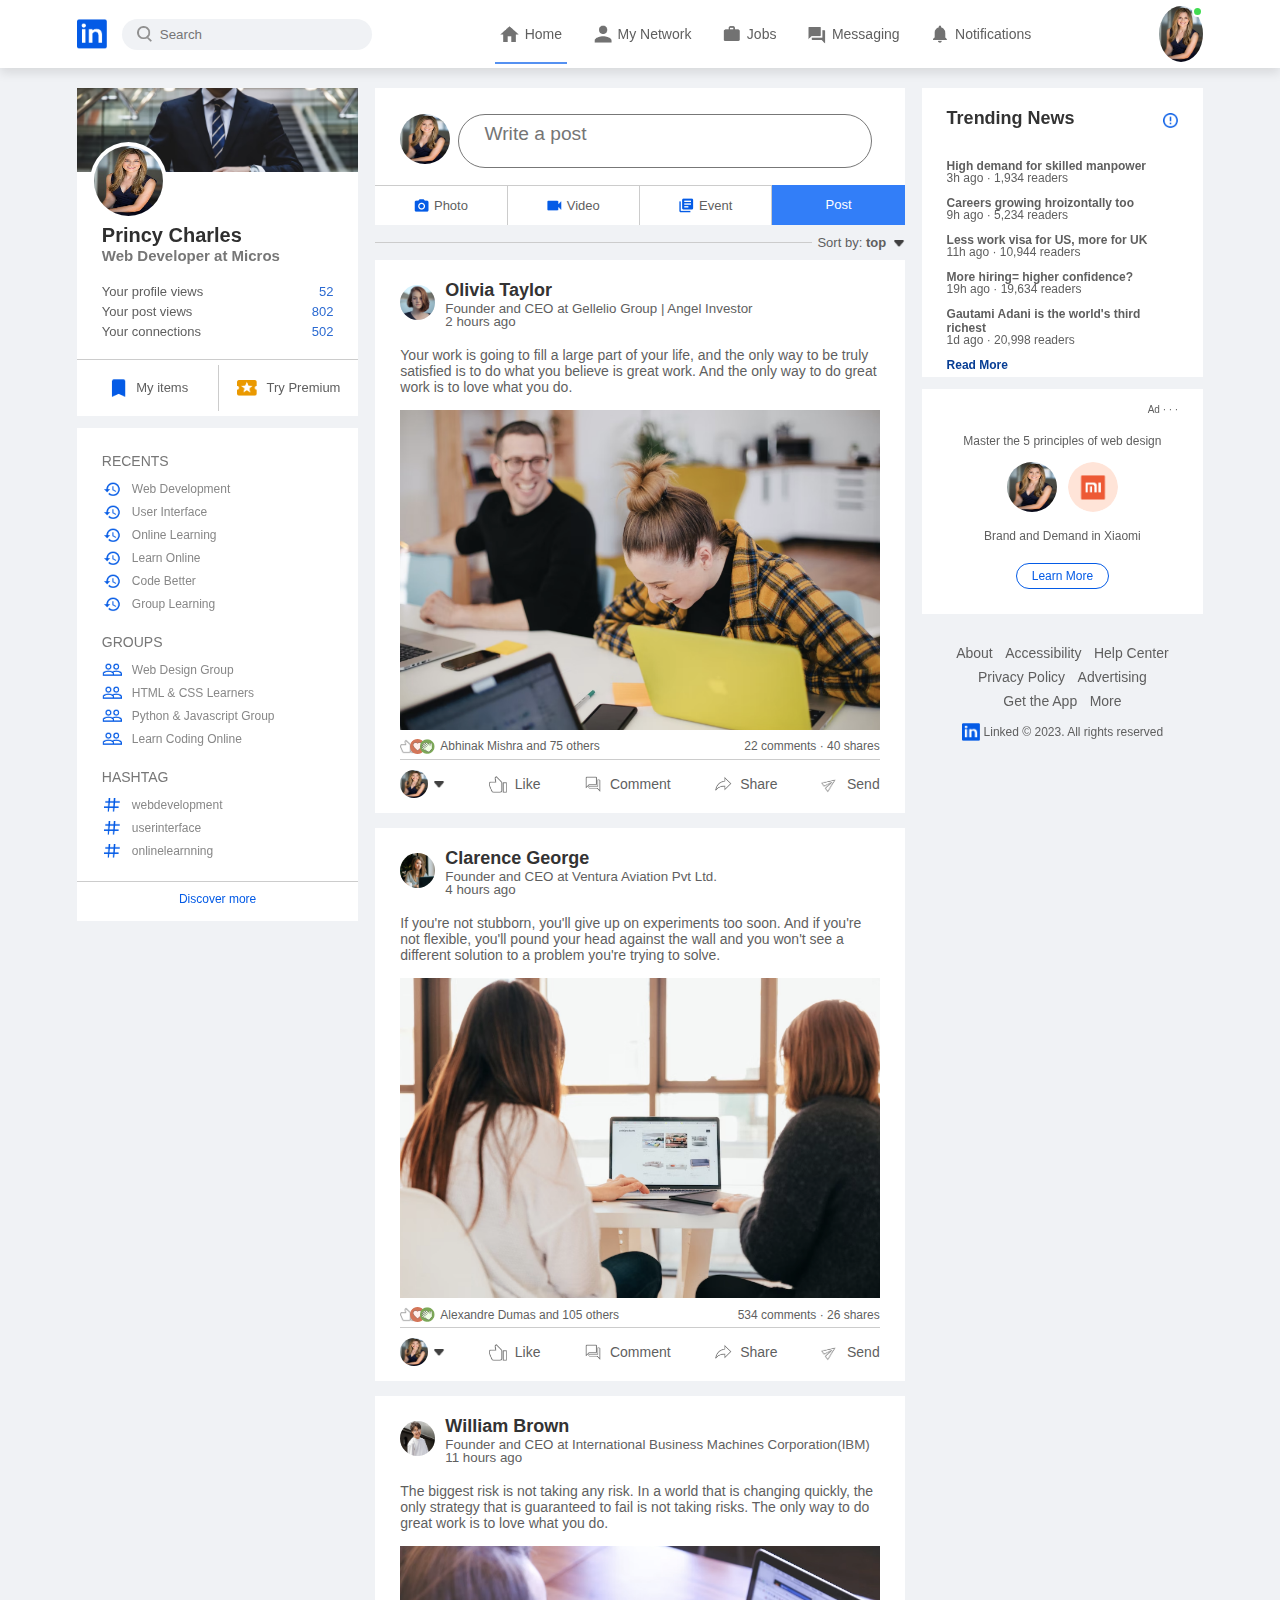
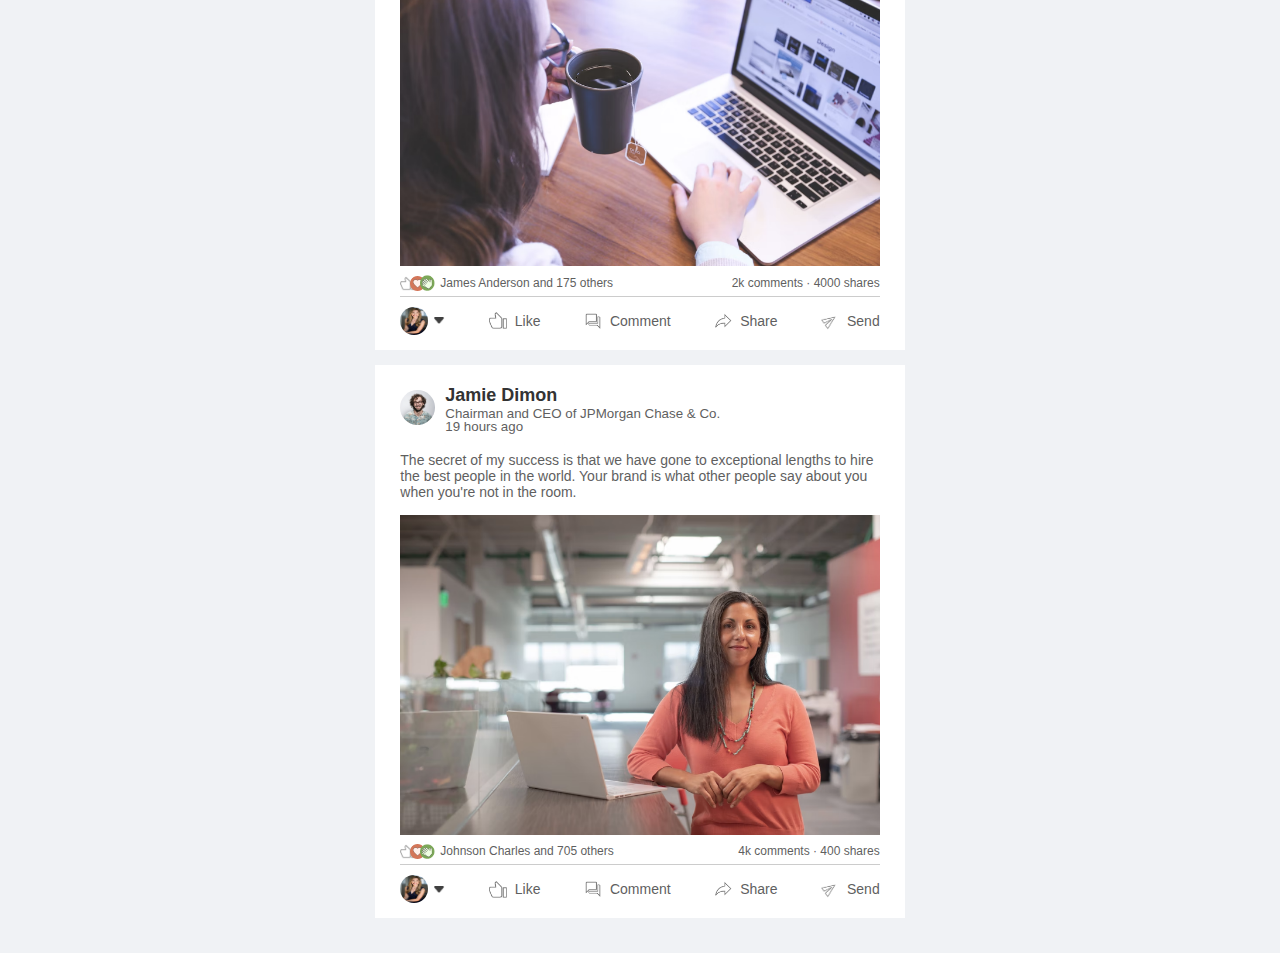
<file: index.html>
<!DOCTYPE html>
<html lang="en">
<head>
  <meta charset="UTF-8">
  <meta name="viewport" content="width=device-width, initial-scale=1.0">
  <title>Linkedin Clone</title>
  <link rel="stylesheet" href="style.css">
  <script defer src="app.js"></script>
</head>
<body>
  <nav class="navbar">
    <div class="navbar-left">
      <a href="index.html" class="logo"><img src="images/logo.png" alt="not found"></a>

      <div class="search-box">
        <img src="images/search.png" alt="not found">
        <input type="text" placeholder="Search">
      </div>

    </div>
    <div class="navbar-center">
      <!-- since we don't have any page or link where we will direct the anchor tag, we are using 'javascript: void(0);' in href part -->
      <ul>
        <li><a href="javascript: void(0);" class="active-link"><img src="images/home.png" alt="not found"><span>Home</span></a></li>
        <li><a href="javascript: void(0);"><img src="images/network.png" alt="not found"> <span>My Network</span></a></li>
        <li><a href="javascript: void(0);"><img src="images/jobs.png" alt="not found"> <span>Jobs</span></a></li>
        <li><a href="javascript: void(0);"> <img src="images/message.png" alt="not found"> <span>Messaging</span></a></li>
        <li><a href="javascript: void(0);"><img src="images/notification.png" alt="not found"><span>Notifications</span></a></li>
      </ul>
    </div>
    <div class="navbar-right">
      <div class="online">
        <img src="images/profilepic.jpg" alt="not found" class="nav-profile-img" onclick="toggleMenu()">   <!-- so whenever we click in this img, js function will be called -->
      </div>

<!-------------------------profile-drop-down-menu---------------------------------->

      <div class="profile-menu-wrap" id="profileMenu">
        <div class="profile-menu">
          <div class="user-info">
            <img src="images/profilepic.jpg" alt="not found">
            <div>
              <h3>Princy Charles</h3>
              <a href="profile.html">See your profile</a>
            </div>
          </div>
          <hr>
          <a href="javascript: void(0);" class="profile-menu-link">
            <img src="images/feedback.png" alt="not found">
            <p>Give Feedback</p>
            <span>></span>
          </a>

          <a href="javascript: void(0);" class="profile-menu-link">
            <img src="images/setting.png" alt="not found">
            <p>Setting & Privacy</p>
            <span>></span>
          </a>

          <a href="javascript: void(0);" class="profile-menu-link">
            <img src="images/help.png" alt="not found">
            <p>Help & Support</p>
            <span>></span>
          </a>

          <a href="javascript: void(0);" class="profile-menu-link">
            <img src="images/display.png" alt="not found">
            <p>Display & Accessibility</p>
            <span>></span>
          </a>

          <a href="javascript: void(0);" class="profile-menu-link">
            <img src="images/logout.png" alt="not found">
            <p>Logout</p>
            <span>></span>
          </a>
        </div>
      </div>



  </nav>

<!--------------------------------navbar-close------------------------------------->

<div class="container">

<!---------------------------------left-sidebar------------------------------------>
  <div class="left-sidebar">
    <div class="sidebar-profile-box">
      <img src="images/cover-pic.png" alt="not found" width="100%">
      <div class="sidebar-profile-info">
        <img src="images/profilepic.jpg" alt="not found">
        <h1>Princy Charles</h1>
        <h3>Web Developer at Micros</h3>
        <ul>
          <li>Your profile views<span>52</span></li>
          <li>Your post views<span>802</span></li>
          <li>Your connections<span>502</span></li>
        </ul>
      </div>
      <div class="sidebar-profile-link">
        <a href="javascript: void(0);"><img src="images/items.png" alt="not found"> My items</a>
        <a href="javascript: void(0);"><img src="images/premium.png" alt="not found"> Try Premium</a>
      </div>
    </div>
    <div class="sidebar-activity" id="sidebarActivity">
      <h3>RECENTS</h3>
      <a href="javascript: void(0);"><img src="images/recent.png" alt="not found"> Web Development</a>
      <a href="javascript: void(0);"><img src="images/recent.png" alt="not found"> User Interface</a>
      <a href="javascript: void(0);"><img src="images/recent.png" alt="not found"> Online Learning</a>
      <a href="javascript: void(0);"><img src="images/recent.png" alt="not found"> Learn Online</a>
      <a href="javascript: void(0);"><img src="images/recent.png" alt="not found"> Code Better</a>
      <a href="javascript: void(0);"><img src="images/recent.png" alt="not found"> Group Learning</a>
      <h3>GROUPS</h3>
      <a href="javascript: void(0);"><img src="images/group.png" alt="not found"> Web Design Group</a>
      <a href="javascript: void(0);"><img src="images/group.png" alt="not found"> HTML & CSS Learners</a>
      <a href="javascript: void(0);"><img src="images/group.png" alt="not found"> Python & Javascript Group</a>
      <a href="javascript: void(0);"><img src="images/group.png" alt="not found"> Learn Coding Online</a>
      <h3>HASHTAG</h3>
      <a href="javascript: void(0);"><img src="images/hashtag.png" alt="not found"> webdevelopment</a>
      <a href="javascript: void(0);"><img src="images/hashtag.png" alt="not found"> userinterface</a>
      <a href="javascript: void(0);"><img src="images/hashtag.png" alt="not found"> onlinelearnning</a>
      <div class="discover-more-link">
        <a href="javascript: void(0);">Discover more</a>
      </div>
    </div>

    <p id="showMoreLink" onclick="toggleActivity()">Show more <b>+</b></p>

  </div>
  




<!------------------------------------main-content--------------------------------->
  <div class="main-content">
    <div class="create-post">
      <div class="create-post-input">
        <img src="images/profilepic.jpg" alt="not found">
        <textarea rows="2" placeholder="Write a post"></textarea>
      </div>
      <div class="create-post-links">
        <li><img src="images/photo.png" alt="not found">Photo</li>
        <li><img src="images/video.png" alt="not found">Video</li>
        <li><img src="images/event.png" alt="not found">Event</li>
        <li>Post</li>
      </div>
    </div>
    <div class="sort-by">
      <hr>
      <p>Sort by: <span>top <img src="images/down-arrow.png" alt="not found"></span></p>
    </div>

<!------------------------------------1st Post------------------------------------->
    <div class="post">
      <div class="post-author">
        <img src="images/user-3.png" alt="not found">
        <div>
          <h1>Olivia Taylor</h1>
          <small>Founder and CEO at Gellelio Group | Angel Investor</small>
          <small>2 hours ago</small>
        </div>
      </div>
      <p>Your work is going to fill a large part of your life, and the only way to be truly satisfied is to do what you believe is great work. And the only way to do great work is to love what you do.</p>
      <img src="images/post-image-1.png" alt="not found" width="100%">

      <div class="post-stats">
        <div class="post-stats-reaction">
          <img src="images/thumbsup.png" alt="not found">
          <img src="images/love.png
          " alt="not found">
          <img src="images/clap.png" alt="not found">
          <span class="liked-user">Abhinak Mishra and 75 others</span>
        </div>
        <div>
          <span>22 comments &middot; 40 shares</span>
        </div>
      </div>

      <div class="post-activity">
        <div>
          <img src="images/profilepic.jpg" alt="not found" class="post-activity-user-icon">
          <img src="images/down-arrow.png" alt="not found" class="post-activity-arrow-icon">
        </div>
        <div class="post-activity-link">
          <img src="images/like.png" alt="not found">
          <span>Like</span>
        </div>
        <div class="post-activity-link">
          <img src="images/comment.png" alt="not found">
          <span>Comment</span>
        </div>
        <div class="post-activity-link">
          <img src="images/share.png" alt="not found">
          <span>Share</span>
        </div>
        <div class="post-activity-link">
          <img src="images/send.png" alt="not found">
          <span>Send</span>
        </div>

      </div>
    </div>

<!---------------------------Further creating more post---------------------------->
    <div class="post">
      <div class="post-author">
        <img src="images/user-4.png" alt="not found">
        <div>
          <h1>Clarence George</h1>
          <small>Founder and CEO at Ventura Aviation Pvt Ltd.</small>
          <small>4 hours ago</small>
        </div>
      </div>
      <p>If you're not stubborn, you'll give up on experiments too soon. And if you're not flexible, you'll pound your head against the wall and you won't see a different solution to a problem you're trying to solve.</p>
      <img src="images/post-image-2.png" alt="not found" width="100%">

      <div class="post-stats">
        <div class="post-stats-reaction">
          <img src="images/thumbsup.png" alt="not found">
          <img src="images/love.png
          " alt="not found">
          <img src="images/clap.png" alt="not found">
          <span class="liked-user">Alexandre Dumas and 105 others</span>
        </div>
        <div>
          <span>534 comments &middot; 26 shares</span>
        </div>
      </div>

      <div class="post-activity">
        <div>
          <img src="images/profilepic.jpg" alt="not found" class="post-activity-user-icon">
          <img src="images/down-arrow.png" alt="not found" class="post-activity-arrow-icon">
        </div>
        <div class="post-activity-link">
          <img src="images/like.png" alt="not found">
          <span>Like</span>
        </div>
        <div class="post-activity-link">
          <img src="images/comment.png" alt="not found">
          <span>Comment</span>
        </div>
        <div class="post-activity-link">
          <img src="images/share.png" alt="not found">
          <span>Share</span>
        </div>
        <div class="post-activity-link">
          <img src="images/send.png" alt="not found">
          <span>Send</span>
        </div>

      </div>
    </div>

    <div class="post">
      <div class="post-author">
        <img src="images/user-5.png" alt="not found">
        <div>
          <h1>William Brown</h1>
          <small>Founder and CEO at International Business Machines Corporation(IBM)</small>
          <small>11 hours ago</small>
        </div>
      </div>
      <p>The biggest risk is not taking any risk. In a world that is changing quickly, the only strategy that is guaranteed to fail is not taking risks. The only way to do great work is to love what you do.</p>
      <img src="images/post-image-4.png" alt="not found" width="100%">

      <div class="post-stats">
        <div class="post-stats-reaction">
          <img src="images/thumbsup.png" alt="not found">
          <img src="images/love.png
          " alt="not found">
          <img src="images/clap.png" alt="not found">
          <span class="liked-user">James Anderson and 175 others</span>
        </div>
        <div>
          <span>2k comments &middot; 4000 shares</span>
        </div>
      </div>

      <div class="post-activity">
        <div>
          <img src="images/profilepic.jpg" alt="not found" class="post-activity-user-icon">
          <img src="images/down-arrow.png" alt="not found" class="post-activity-arrow-icon">
        </div>
        <div class="post-activity-link">
          <img src="images/like.png" alt="not found">
          <span>Like</span>
        </div>
        <div class="post-activity-link">
          <img src="images/comment.png" alt="not found">
          <span>Comment</span>
        </div>
        <div class="post-activity-link">
          <img src="images/share.png" alt="not found">
          <span>Share</span>
        </div>
        <div class="post-activity-link">
          <img src="images/send.png" alt="not found">
          <span>Send</span>
        </div>

      </div>
    </div>

    <div class="post">
      <div class="post-author">
        <img src="images/user-2.png" alt="not found">
        <div>
          <h1>Jamie Dimon</h1>
          <small>Chairman and CEO of JPMorgan Chase & Co.</small>
          <small>19 hours ago</small>
        </div>
      </div>
      <p>The secret of my success is that we have gone to exceptional lengths to hire the best people in the world. Your brand is what other people say about you when you're not in the room.</p>
      <img src="images/post-image-3.png" alt="not found" width="100%">

      <div class="post-stats">
        <div class="post-stats-reaction">
          <img src="images/thumbsup.png" alt="not found">
          <img src="images/love.png
          " alt="not found">
          <img src="images/clap.png" alt="not found">
          <span class="liked-user">Johnson Charles and 705 others</span>
        </div>
        <div>
          <span>4k comments &middot; 400 shares</span>
        </div>
      </div>

      <div class="post-activity">
        <div>
          <img src="images/profilepic.jpg" alt="not found" class="post-activity-user-icon">
          <img src="images/down-arrow.png" alt="not found" class="post-activity-arrow-icon">
        </div>
        <div class="post-activity-link">
          <img src="images/like.png" alt="not found">
          <span>Like</span>
        </div>
        <div class="post-activity-link">
          <img src="images/comment.png" alt="not found">
          <span>Comment</span>
        </div>
        <div class="post-activity-link">
          <img src="images/share.png" alt="not found">
          <span>Share</span>
        </div>
        <div class="post-activity-link">
          <img src="images/send.png" alt="not found">
          <span>Send</span>
        </div>

      </div>
    </div>

  </div>




<!-----------------------------------right-sidebar--------------------------------->
  <div class="right-sidebar">
    <div class="sidebar-news">
      <img src="images/more.png" alt="not found" class="info-icon">
      <h3>Trending News</h3>
      <a href="javascript: void(0);">High demand for skilled manpower</a>
      <span>3h ago &middot; 1,934 readers</span>
      <a href="javascript: void(0);">Careers growing hroizontally too</a>
      <span>9h ago &middot; 5,234 readers</span>
      <a href="javascript: void(0);">Less work visa for US, more for UK</a>
      <span>11h ago &middot; 10,944 readers</span>
      <a href="javascript: void(0);">More hiring= higher confidence?</a>
      <span>19h ago &middot; 19,634 readers</span>
      <a href="javascript: void(0);">Gautami Adani is the world's third richest</a>
      <span>1d ago &middot; 20,998 readers</span>

      <a href="javascript: void(0);" class="read-more-link">Read More</a>
    </div>
    <div class="sidebar-ad">
      <small>Ad &middot; &middot; &middot;</small>
      <p>Master the 5 principles of web design</p>
      <div>
        <img src="images/profilepic.jpg" alt="not found">
        <img src="images/mi-logo.png" alt="not found">
      </div>
      <b>Brand and Demand in Xiaomi</b>
      <a href="javascript: void(0);" class="ad-link">Learn More</a>
    </div>
    <div class="sidebar-useful-links">
      <a href="javascript: void(0);">About</a>
      <a href="javascript: void(0);">Accessibility</a>
      <a href="javascript: void(0);">Help Center</a>
      <a href="javascript: void(0);">Privacy Policy</a>
      <a href="javascript: void(0);">Advertising</a>
      <a href="javascript: void(0);">Get the App</a>
      <a href="javascript: void(0);">More</a>

      <div class="copyright-msg">
        <img src="images/logo.png" alt="not found">
        <p>Linked &#169; 2023. All rights reserved</p>
      </div>
      
    </div>
  </div>

</div>
</body>
</html>
</file>
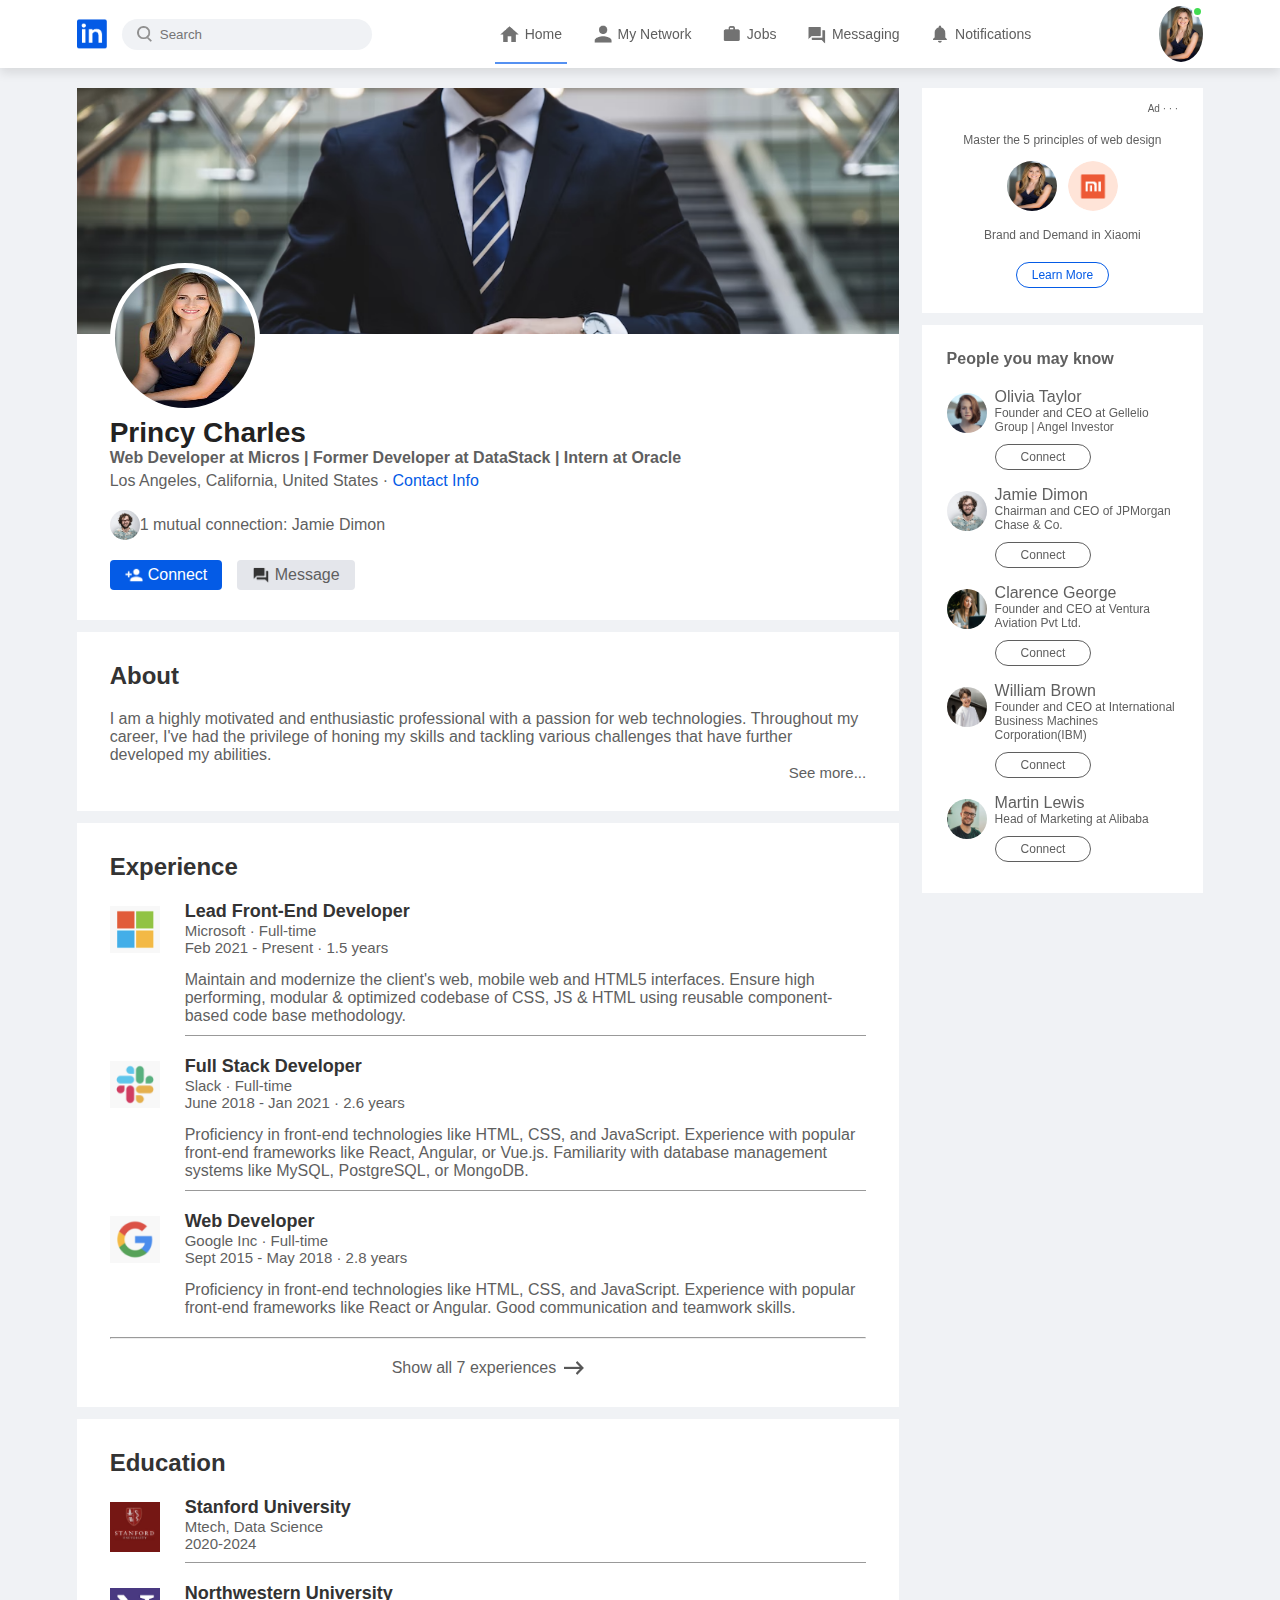
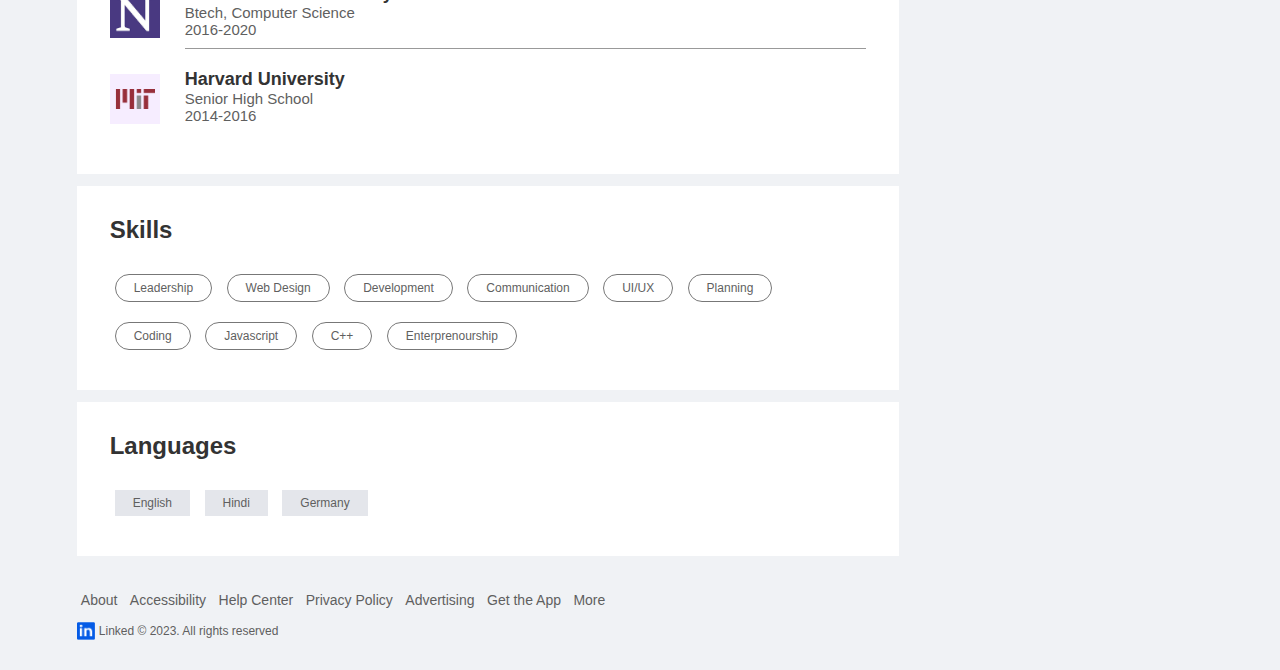
<file: profile.html>
<!DOCTYPE html>
<html lang="en">
<head>
  <meta charset="UTF-8">
  <meta name="viewport" content="width=device-width, initial-scale=1.0">
  <title>Linkedin Clone</title>
  <link rel="stylesheet" href="style.css">
</head>
<body>
  <nav class="navbar">
    <div class="navbar-left">
      <a href="index.html" class="logo"><img src="images/logo.png" alt="not found"></a>

      <div class="search-box">
        <img src="images/search.png" alt="not found">
        <input type="text" placeholder="Search">
      </div>

    </div>
    <div class="navbar-center">
      <!-- since we don't have any page or link where we will direct the anchor tag, we are using 'javascript: void(0);' in href part -->
      <ul>
        <li><a href="javascript: void(0);" class="active-link"><img src="images/home.png" alt="not found"><span>Home</span></a></li>
        <li><a href="javascript: void(0);"><img src="images/network.png" alt="not found"> <span>My Network</span></a></li>
        <li><a href="javascript: void(0);"><img src="images/jobs.png" alt="not found"> <span>Jobs</span></a></li>
        <li><a href="javascript: void(0);"> <img src="images/message.png" alt="not found"> <span>Messaging</span></a></li>
        <li><a href="javascript: void(0);"><img src="images/notification.png" alt="not found"><span>Notifications</span></a></li>
      </ul>
    </div>
    <div class="navbar-right">
      <div class="online">
        <img src="images/profilepic.jpg" alt="not found" class="nav-profile-img" onclick="toggleMenu()">   <!-- so whenever we click in this img, js function will be called -->
      </div>

<!-------------------------profile-drop-down-menu---------------------------------->

      <div class="profile-menu-wrap" id="profileMenu">
        <div class="profile-menu">
          <div class="user-info">
            <img src="images/profilepic.jpg" alt="not found">
            <div>
              <h3>Princy Charles</h3>
              <a href="index.html">See your profile</a>
            </div>
          </div>
          <hr>
          <a href="javascript: void(0);" class="profile-menu-link">
            <img src="images/feedback.png" alt="not found">
            <p>Give Feedback</p>
            <span>></span>
          </a>

          <a href="javascript: void(0);" class="profile-menu-link">
            <img src="images/setting.png" alt="not found">
            <p>Setting & Privacy</p>
            <span>></span>
          </a>

          <a href="javascript: void(0);" class="profile-menu-link">
            <img src="images/help.png" alt="not found">
            <p>Help & Support</p>
            <span>></span>
          </a>

          <a href="javascript: void(0);" class="profile-menu-link">
            <img src="images/display.png" alt="not found">
            <p>Display & Accessibility</p>
            <span>></span>
          </a>

          <a href="javascript: void(0);" class="profile-menu-link">
            <img src="images/logout.png" alt="not found">
            <p>Logout</p>
            <span>></span>
          </a>
        </div>
      </div>



  </nav>

<!--------------------------------navbar-close------------------------------------->

<div class="container">
  <div class="profile-main">
    <div class="profile-container">
      <img src="images/cover-pic.png" alt="not found" width="100%"> 
      <div class="profile-container-inner">
        <img src="images/profilepic.jpg" alt="not found" class="profile-pic">
        <h1>Princy Charles</h1>
        <b>Web Developer at Micros | Former Developer at DataStack | Intern at Oracle</b>
        <p>Los Angeles, California, United States &middot; <a href="javascript: void(0);">Contact Info</a></p>
        <div class="mutual-connection">
          <img src="images/user-2.png" alt="not found">
          <span>1 mutual connection: Jamie Dimon</span>
        </div>
        <div class="profile-btn">
          <a href="javascript: void(0);" class="primary-btn"><img src="images/connect.png" alt="not found">Connect</a>
          <a href="javascript: void(0);"><img src="images/chat.png" alt="not found">Message</a>
        </div>
      </div>
    </div>

    <div class="profile-description">
      <h2>About</h2>
      <p>I am a highly motivated and enthusiastic professional with a passion for web technologies. Throughout my career, I've had the privilege of honing my skills and tackling various challenges that have further developed my abilities.</p>
      <a href="javascript: void(0);" class="see-more-link">See more...</a>
    </div>

    <div class="profile-description">
      <h2>Experience</h2>
      <div class="profile-desc-row">
        <img src="images/microsoft.png" alt="not found">
        <div>
          <h3>Lead Front-End Developer</h3>
          <b>Microsoft &middot; Full-time</b>
          <b>Feb 2021 - Present &middot; 1.5 years</b>
          <p>Maintain and modernize the client's web, mobile web and HTML5 interfaces. Ensure high performing, modular & optimized codebase of CSS, JS & HTML using reusable component-based code base methodology.</p>
          <hr>
        </div>
      </div>

      <div class="profile-desc-row">
        <img src="images/slack.png" alt="not found">
        <div>
          <h3>Full Stack Developer</h3>
          <b>Slack &middot; Full-time</b>
          <b>June 2018 - Jan 2021 &middot; 2.6 years</b>
          <p>Proficiency in front-end technologies like HTML, CSS, and JavaScript. Experience with popular front-end frameworks like React, Angular, or Vue.js. Familiarity with database management systems like MySQL, PostgreSQL, or MongoDB.</p>
          <hr>
        </div>
      </div>

      <div class="profile-desc-row">
        <img src="images/google.png" alt="not found">
        <div>
          <h3>Web Developer</h3>
          <b>Google Inc &middot; Full-time</b>
          <b>Sept 2015 - May 2018 &middot; 2.8 years</b>
          <p>Proficiency in front-end technologies like HTML, CSS, and JavaScript. Experience with popular front-end frameworks like React or Angular. Good communication and teamwork skills.</p>
      
        </div>
      </div>
      <hr>
      <a href="javascript: void(0);" class="experience-link">Show all 7 experiences <img src="images/right-arrow.png" alt="not found"></a>
    </div>

    <div class="profile-description">
      <h2>Education</h2>
      <div class="profile-desc-row">
        <img src="images/stanford.png" alt="not found">
        <div>
          <h3>Stanford University</h3>
          <b>Mtech, Data Science</b>
          <b>2020-2024</b>
          <hr>
        </div>
      </div>

      <div class="profile-desc-row">
        <img src="images/north.png" alt="not found">
        <div>
          <h3>Northwestern University</h3>
          <b>Btech, Computer Science</b>
          <b>2016-2020</b>
          <hr>
        </div>
      </div>

      <div class="profile-desc-row">
        <img src="images/mit.png" alt="not found">
        <div>
          <h3>Harvard University</h3>
          <b>Senior High School</b>
          <b>2014-2016</b>
        </div>
      </div>

    </div>

    <div class="profile-description">
      <h2>Skills</h2>
      <a href="javascript: void(0);" class="skill-id">Leadership</a>
      <a href="javascript: void(0);" class="skill-id">Web Design</a>
      <a href="javascript: void(0);" class="skill-id">Development</a>
      <a href="javascript: void(0);" class="skill-id">Communication</a>
      <a href="javascript: void(0);" class="skill-id">UI/UX</a>
      <a href="javascript: void(0);" class="skill-id">Planning</a>
      <a href="javascript: void(0);" class="skill-id">Coding</a>
      <a href="javascript: void(0);" class="skill-id">Javascript</a>
      <a href="javascript: void(0);" class="skill-id">C++</a>
      <a href="javascript: void(0);" class="skill-id">Enterprenourship</a>
    </div>

    <div class="profile-description">
      <h2>Languages</h2>
      <a href="javascript: void(0);" class="language-id">English</a>
      <a href="javascript: void(0);" class="language-id">Hindi</a>
      <a href="javascript: void(0);" class="language-id">Germany</a>
    </div>
    
  </div>

<!------------------------------------profile-sidebar------------------------------>
  <div class="profile-sidebar">

    <div class="sidebar-ad">
      <small>Ad &middot; &middot; &middot;</small>
      <p>Master the 5 principles of web design</p>
      <div>
        <img src="images/profilepic.jpg" alt="not found">
        <img src="images/mi-logo.png" alt="not found">
      </div>
      <b>Brand and Demand in Xiaomi</b>
      <a href="javascript: void(0);" class="ad-link">Learn More</a>
    </div>

    <div class="sidebar-people">
      <h3>People you may know</h3>
      <div class="sidebar-people-row">
        <img src="images/user-3.png" alt="not found">
        <div>
          <h2>Olivia Taylor</h2>
          <p>Founder and CEO at Gellelio Group | Angel Investor</p>
          <a href="javascript: void(0);">Connect</a>
        </div>
      </div>

      <div class="sidebar-people-row">
        <img src="images/user-2.png" alt="not found">
        <div>
          <h2>Jamie Dimon</h2>
          <p>Chairman and CEO of JPMorgan Chase & Co.</p>
          <a href="javascript: void(0);">Connect</a>
        </div>
      </div>

      <div class="sidebar-people-row">
        <img src="images/user-4.png" alt="not found">
        <div>
          <h2>Clarence George</h2>
          <p>Founder and CEO at Ventura Aviation Pvt Ltd.</p>
          <a href="javascript: void(0);">Connect</a>
        </div>
      </div>

      <div class="sidebar-people-row">
        <img src="images/user-5.png" alt="not found">
        <div>
          <h2>William Brown</h2>
          <p>Founder and CEO at International Business Machines Corporation(IBM)</p>
          <a href="javascript: void(0);">Connect</a>
        </div>
      </div>

      <div class="sidebar-people-row">
        <img src="images/user-1.png" alt="not found">
        <div>
          <h2>Martin Lewis</h2>
          <p>Head of Marketing at Alibaba</p>
          <a href="javascript: void(0);">Connect</a>
        </div>
      </div>

    </div>

  </div>
</div>


<div class="profile-footer">
  <div class="sidebar-useful-links">

    <a href="javascript: void(0);">About</a>
    <a href="javascript: void(0);">Accessibility</a>
    <a href="javascript: void(0);">Help Center</a>
    <a href="javascript: void(0);">Privacy Policy</a>
    <a href="javascript: void(0);">Advertising</a>
    <a href="javascript: void(0);">Get the App</a>
    <a href="javascript: void(0);">More</a>

    <div class="copyright-msg">
      <img src="images/logo.png" alt="not found">
      <p>Linked &#169; 2023. All rights reserved</p>
    </div>
    
  </div>
</div>



<script>
  let profileMenu = document.getElementById("profileMenu")

  function toggleMenu()
  {
    profileMenu.classList.toggle("open-menu");
  }
</script>

</body>
</html>
</file>
<file: style.css>
/* Global css */
*{
  margin: 0;
  padding: 0;
  font-family: 'Poppins',sans-serif;
  box-sizing: border-box;
}

/* Body-part */
body{
  background: #f0f2f5;
  color: #5f5f5f;
}

a{
  text-decoration: none;
  color: #5f5f5f;
}

/* Navbar */
.navbar{
  display: flex;
  align-items: center;
  justify-content: space-between;
  background: #fff;
  padding: 6px 6%;
  position: sticky;
  top: 0;
  z-index: 100;
  box-shadow: 0 5px 10px rgba(0,0,0,0.1);
}

.navbar-center ul li{
  display: inline-block;
  list-style: none;
}

.navbar-center ul li a{
  display: flex;
  align-items: center;
  font-size: 14px;
  margin: 5px 8px;
  padding-right: 5px;
  position: relative;
}

.navbar-center ul li a::after{
  content: '';
  width: 0;
  height: 2px;
  background: #5591f1;
  position: absolute;
  bottom: -15px;
  transition: width 0.3s;
}

/* if we hover on 'a' then the after will become */
.navbar-center ul li a:hover::after, 
.navbar-center ul li a.active-link::after{
  width: 100%;
}

.navbar-center ul li a img{
  width: 30px;
}

.nav-profile-img{
  width: 44px;
  height: 56px;
  border-radius: 50%;
  display: block;
  cursor: pointer;
  position: relative;
}

/* to show the user is online a green dot will be shown */
.online{
  position: relative;
}

.online::after{
  content: '';
  width: 7px;
  height: 7px;
  border: 2px solid #fff;
  border-radius: 50%;
  right: 0px;
  top: 0px;
  background: #41db51;
  position: absolute;
}

/* logo */
.logo img{
  width: 30px;
  margin-right: 15px;
  display: block;
}

/* Search box part */
.search-box{
  background: #f0f2f5;
  width: 250px;
  border-radius: 20px;
  display: flex;
  align-items: center;
  padding: 0px 15px;
}

.search-box img{
  width: 15px;
}

.search-box input{
  width: 100%;
  background: transparent;
  padding: 8px;
  outline: none;
  border: 0;
}

/* aligning logo with the search-box */
.navbar-left{
  display: flex;
  align-items: center;
}

/* ----------------------------navbar-end------------------------------ */

.container{
  padding: 20px 6%;
  display: flex;
  flex-wrap: wrap;
  justify-content: space-between;
}

/* --------------------------left-sidebar---------------------- */
.left-sidebar{
  flex-basis: 25%;   /*  width is 25% */
  align-self: flex-start;
  position: sticky;
  top: 73px;
}

.sidebar-profile-box{
  background: #fff;
}

.sidebar-profile-info{
  padding: 0 25px;
}

.sidebar-profile-info img{
  width: 77px;
  height: 78px;
  border-radius: 50%;
  background: #fff;
  padding: 4px;
  margin-top: -34px;
  margin-left: -12px;
}

.sidebar-profile-info h1{
  font-size: 20px;
  font-weight: 600;
  color: #2F2F2F;
}

.sidebar-profile-info h3{
  font-size: 15px;
  font-weight: 600;
  color: #777;
}

.sidebar-profile-info ul{
  list-style: none;
  margin: 20px 0;
}

.sidebar-profile-info ul li{
  width: 100%;
  margin: 5px 0;
  font-size: 13px;
}

.sidebar-profile-info ul li span{
  float: right;
  color: #2b6ad1;
}

.sidebar-profile-link{
  display: flex;
  align-items: center;
  border-top: 1px solid #ccc;
}

.sidebar-profile-link a{
  flex-basis: 50%;
  display: flex;
  align-items: center;
  justify-content: center;
  padding: 15px 0;
  font-size: 13px;
  border-left: 1px solid #ccc;
}

/* to remove the left border which was given by the first link */
.sidebar-profile-link a:first-child{
  border-left: 0;
}

.sidebar-profile-link a img{
  width: 20px;
  margin-right: 10px;
}

.sidebar-activity{
  background: #fff;
  padding: 5px 25px;
  margin: 12px 0;
}

.sidebar-activity h3{
  color: #777;
  font-size: 14px;
  font-weight: 500;
  margin: 20px 0 10px;
}

.sidebar-activity a{
  display: flex;
  align-items: center;
  font-size: 12px;
  font-weight: 500;
  color: #888;
  margin: 3px 0;
}

.sidebar-activity a img{
  width: 20px;
  margin-right: 10px;
}

.discover-more-link{
  border-top: 1px solid #ccc;
  text-align: center;
  margin-top: 20px;
  margin-left: -25px;   /*-25 becoz we have 25px padding for tyhe div*/
  margin-right: -25px;
}

.discover-more-link a{
  color: #045be6;
  display: inline-block;
  margin: 10px 0;
}

/* ------------------------right-sidebar----------------------- */
.right-sidebar{
  flex-basis: 25%;
  align-self: flex-start;
  position: sticky;
  top: 73px;
}

.sidebar-news{
  background: #fff;
  padding: 10px 25px;
}

.info-icon{
  width: 15px;
  float: right;
  margin-top: 15px;
}

.sidebar-news h3{
  font-size: 18px;
  font-weight: 600;
  color: #333;
  margin: 10px 0 30px;
}

.sidebar-news a{
  display: block;
  font-size: 12px;
  font-weight: 600;
  margin-top: 10px;
  margin-bottom: -5px;
}

.sidebar-news span{
  font-size: 12px;
}

.read-more-link{
  color: #073d94;
  font-weight: 500;
  margin: 20px 0 10px;
}

.sidebar-ad{
  background: #fff;
  padding: 15px 25px;
  text-align: center;
  margin: 12px 0;
  font-size: 12px;
}

.sidebar-ad img{
  width: 50px;
  height: 50px;
  border-radius: 50%;
  margin: 4px;
}

.sidebar-ad small{
  float: right;
  font-weight: 500;
}

.sidebar-ad p{
  margin-top: 30px;
  margin-bottom: 10px;
}

.sidebar-ad b{
  display: block;
  font-weight: 500;
  margin-top: 10px;
}

.ad-link{
  display: inline-block;
  border: 1.5px solid #045be6;
  border-radius: 30px;
  padding: 5px 15px;
  color: #045be6;
  font-weight: 500;
  margin: 20px auto 10px;
}

.sidebar-useful-links{
  padding: 15px 25px;
  text-align: center;
}

.sidebar-useful-links a{
  display: inline-block;
  font-size: 14px;
  margin: 4px 4px;
}

.copyright-msg{
  display: flex;
  align-items: center;
  justify-content: center;
  font-size: 12px;
  margin-top: 10px;
  font-weight: 500;
}

.copyright-msg img{
  width: 18px;
  margin-right: 4px;
}










/* ------------------------main-content------------------------ */
.main-content{
/* remaining 3% is saved for space between all the columns */
flex-basis: 47%;
}

.create-post{
  background: #fff;
}

.create-post-input{
  padding: 20px 25px 10px;
  display: flex;
  align-items: flex-start;
}

.create-post-input img{
  width: 58px;
  height: 50px;
  border-radius: 50%;
  margin-top: 6px;  
}

.create-post-input textarea{
  width: 100%;
  outline: 0;
  resize: none;
  background: transparent;
  display: flex;
  margin: 0.4rem 8px;
  border: 1px solid #777;
  border-radius: 35px;
  padding-left: 1.6rem;
  font-size: 1.2rem;
  flex-grow: 1;
  justify-content: left;
  padding-top: 8px;
}

::placeholder{
  font-weight: 500;
}

.create-post-links{
  display: flex;
  align-items: flex-start;
}

.create-post-links li{
  list-style: none;
  border-top: 1px solid #ccc;
  border-right: 1px solid #ccc;
  flex-basis: 25%;
  height: 40px;
  font-size: 13px;
  display: flex;
  align-items: center;
  justify-content: center;
  cursor: pointer;
}

.create-post-links li img{
  width: 15px;
  margin-right: 5px;
}

.create-post-links li:last-child{
  background: #327ef8;
  color: #fff;
  border-top: 0;
  border-right: 0;
}

.sort-by{
  display: flex;
  align-items: center;
  margin: 10px 0;
}

/* flex=1 will use the entire available space in the row */
.sort-by hr{
  flex: 1;
  border: 0;
  height: 1px;
  background: #ccc;
}

.sort-by p{
  font-size: 13px;
  padding-left: 5px;
}

.sort-by p span{
  font-weight: 600;
  cursor: pointer;
}

.sort-by p span img{
  width: 12px;
  margin-left: 3px;
}

.post{
  background: #fff;
  padding: 20px 25px 5px;
  margin: 5px 0 15px;
}

.post-author{
  display: flex;
  align-items: flex-start;
  margin-bottom: 20px;
}

.post-author img{
  width: 35px;
  border-radius: 50%;
  margin-right: 10px;
  margin-top: 5px;
}

.post-author h1{
  font-size: 18px;
  font-weight: 600;
  color: #333;
}

.post-author small{
  display: block;
  margin-bottom: -2px;
}

.post p{
  font-size: 14px;
  margin-bottom: 15px;
}

.post-stats{
  display: flex;
  flex-wrap: wrap;
  align-items: center;
  justify-content: space-between;
  font-size: 12px;
  border-bottom: 1px solid #ccc;
}

.post-stats-reaction{
  margin: 5px 0;
}

.post-stats div{
  display: flex;
  align-items: center;
}

.post-stats img{
  width: 15px;
  margin-right: -5px;
}

.liked-user{
  margin-left: 10px;
}

.post-activity{
  display: flex;
  align-items: center;
  justify-content: space-between;
  padding: 10px 0;
  font-size: 14px;
  font-weight: 500;
}

.post-activity div{
  display: flex;
  align-items: center;
}

.post-activity-user-icon{
  width: 28px;
  height: 28px;
  border-radius: 50%;
}

.post-activity-arrow-icon{
  width: 12px;
  margin-left: 5px;
}

.post-activity-link img{
  width: 18px;
  margin-right: 8px;
}


/*-------------------------------profile-drop-down-menu---------------------------*/
.profile-menu-wrap{
  position: absolute;
  top: 100%;
  right: 5%;
  width: 300px;
  max-height: 0;
  overflow: hidden;
  transition: max-height 0.5s;
}

.profile-menu-wrap.open-menu{
  max-height: 400px;
}

.profile-menu{
  background: #222;
  color: #fff;
  padding: 20px;
  margin: 10px;
}

.user-info{
  display: flex;
  align-items: center;
}

.user-info img{
  width: 50px;
  border-radius: 50%;
  margin-right: 15px;
}

.user-info h3{
  font-weight: 500;
  margin-bottom: -2px;
}

.user-info a{
  color: #c7daf8;
  font-size: 13px;
}

.profile-menu hr{
  border: 0;
  height: 1px;
  background: #fff;
  margin: 15px 0 10px;
}

.profile-menu-link{
  display: flex;
  align-items: center;
  color: #fff;
  margin: 12px 0;
  font-size: 14px;
}

.profile-menu-link p{
  width: 100%;
}

.profile-menu-link img{
  width: 35px;
  border-radius: 50%;
  margin-right: 15px;
}


/*--------------------------------profile-page-CSS--------------------------------*/

.profile-main{
  flex-basis: 73%;
}

.profile-sidebar{
  flex-basis: 25%;      /* remaining 2% is left for space between these 2 divs */
  align-self: flex-start;
  position: sticky;
  top: 73px;
}

.profile-container{
  background: #fff;
}

.profile-container-inner{
  padding: 0 4% 10px;
}

.profile-pic{
  width: 150px;
  height: 150px;
  border-radius: 50%;
  margin-top: -75px;
  padding: 5px;
  background: #fff;
}

.profile-container h1{
  font-size: 28px;
  font-weight: 600;
  color: #222;
}

.profile-container b{
  font-weight: 600;
}

.profile-container p{
  margin-top: 5px;
}

.profile-container p a{
  color: #045be6;
  font-weight: 500;
}

.mutual-connection{
  display: flex;
  align-items: center;
  margin: 20px 0;
}

.mutual-connection img{
  width: 30px;
  border-radius: 50%;
}

.profile-btn{
  margin: 20px 0;
}

.profile-btn a{
  display: inline-flex;
  align-items: center;
  background: #e4e6eb;
  padding: 6px 15px;
  border-radius: 4px;
  margin-right: 10px;
}

.profile-btn a img{
  width: 18px;
  margin-right: 5px;
}

.profile-btn .primary-btn{
  background: #045be6;
  color: #fff;
}

.profile-description{
  background: #fff;
  padding: 20px 4% 30px;
  margin: 12px 0;
}

.profile-description h2{
  color: #333;
  margin: 10px 0 20px;
  font-weight: 600;
}

.see-more-link{
  display: block;
  text-align: right;
  font-size: 15px;
}

/*-----------------------------------Experience-part------------------------------*/

.profile-desc-row{
  display: flex;
  align-items: flex-start;
  margin: 20px 0;
}

.profile-desc-row img{
  width: 50px;
  margin-right: 25px;
  margin-top: 5px;
}

.profile-desc-row div{
  width: 100%;
}

.profile-desc-row h3{
  font-size: 18px;
  font-weight: 600;
  color: #333;
}

.profile-desc-row b{
  display: block;
  font-weight: 500;
  font-size: 15px;
}

.profile-desc-row p{
  margin-top: 15px;
}

.profile-desc-row hr{
  border: 0;
  border-bottom: 1px solid #999;
  margin-top: 10px;
}

.experience-link{
  display: flex;
  align-items: center;
  justify-content: center;
  padding-top: 20px;
  font-weight: 500;
}

.experience-link img{
  width: 20px;
  margin-left: 8px;
}

.skill-id{
  display: inline-block;
  margin: 10px 5px;
  padding: 6px 18px;
  border: 1px solid #777;
  border-radius: 30px;
  font-size: 12px;
  font-weight: 500;
}

.language-id{
  display: inline-block;
  margin: 10px 5px;
  padding: 6px 18px;
  background: #e4e6eb;
  font-size: 12px;
  font-weight: 500;  
}


/*------------------------------profile-right-sidebar-----------------------------*/

.profile-sidebar .sidebar-ad{
  margin: 0;
}

.sidebar-people{
  background: #fff;
  padding: 15px 25px;
  margin: 12px 0;
  font-size: 12px;
}

.sidebar-people h3{
  font-size: 16px;
  font-weight: 600;
  margin: 10px 0 20px;
}

.sidebar-people-row{
  display: flex;
  align-items: flex-start;
  margin: 6px 0;
}

.sidebar-people-row img{
  width: 40px;
  border-radius: 50%;
  margin-top: 5px;
  margin-right: 8px;
}

.sidebar-people-row h2{
  font-size: 16px;
  font-weight: 500;
}

.sidebar-people-row a{
  display: inline-block;
  margin: 10px 0;
  padding: 5px 25px;
  border: 1px solid #5f5f5f;
  border-radius: 30px;
  font-weight: 500;
}

.profile-footer{
  padding: 0 6% 30px;
}

.profile-footer .sidebar-useful-links{
  text-align: left;
  padding: 0;
}

.profile-footer .copyright-msg{
  justify-content: flex-start;
}

/* Hidding the 'show more' feature from full screen as it's unnecessary */
#showMoreLink{
  display: none;
}


/*----------------------------media query for small screen------------------------*/

@media only screen and (max-width: 600px) {
  .search-box{
    background: transparent;
    width: auto;
    padding: 0;
  }

  .search-box input{
    width: 0;
    padding: 0;
  }

  .navbar-center ul li a span{
    display: none;
  }

  .navbar-center ul li a{
    padding-right: 0;
    margin: 5px;
  }

  .nav-profile-img{
    width: 30px;
    height: 30px;
  }

  .container{
    padding: 15px 3%;
  }

  .left-sidebar, .right-sidebar{
    flex-basis: 100%;
    position: relative;         
    top: unset;             /* so that it does not get fixed, it will also scroll */
  }

  .main-content{
    flex-basis: 100%;
  }

  .post-stats div{
    margin: 2px 0;
  }

  .post-activity-link span{
    display: none;
  }

  .post-activity-link img{
    margin-right: 0;
  }

  .profile-main, .profile-sidebar{
    flex-basis: 100%;
  }

  .profile-container{
    font-size: 14px;
  }

  .profile-pic{
    width: 100px;
    height: 100px;
    margin-top: -50px;
  }

  .profile-description{
    font-size: 14px;
  }

  #showMoreLink{
    display: block;
    width: fit-content;
    margin: 10px auto;
    font-size: 14px;
    cursor: pointer;
  }

  .sidebar-activity{
    display: none;
  }

  .sidebar-activity.open-activity{
    display: block;
  }

}
</file>
